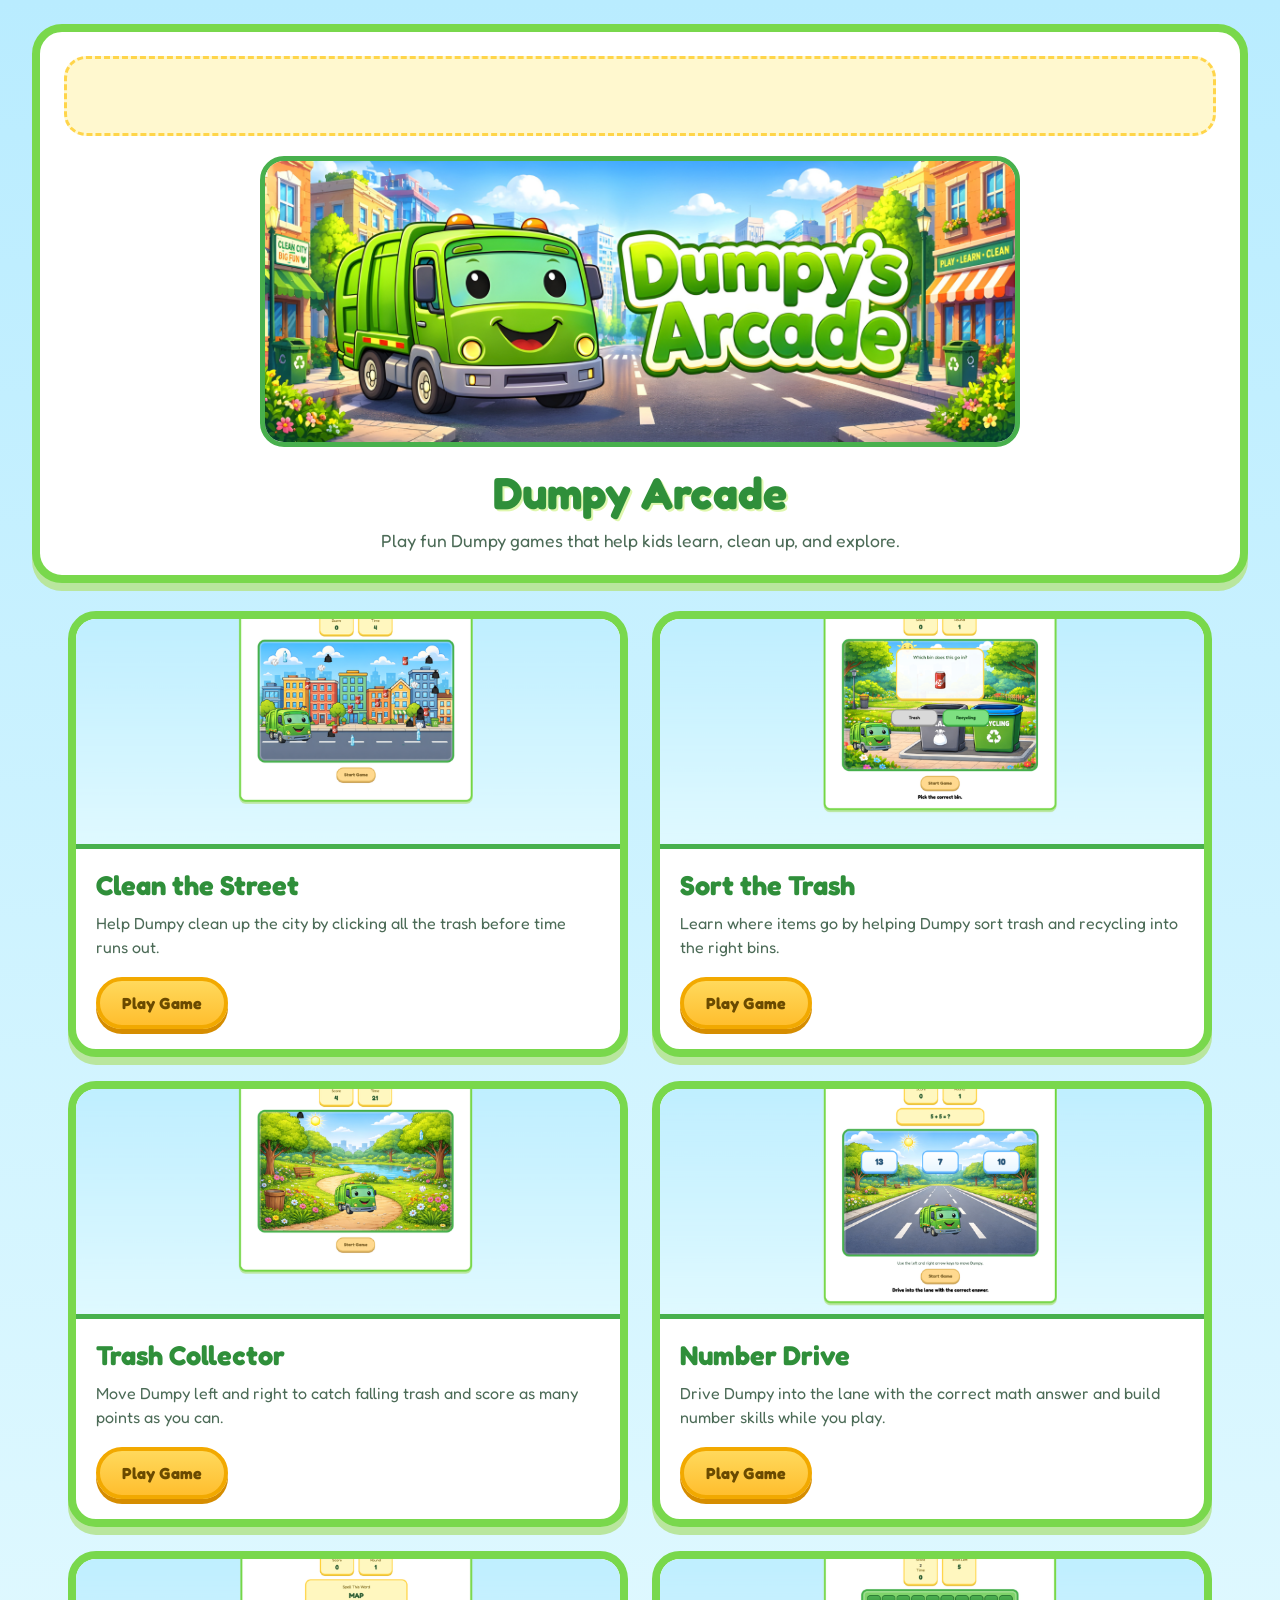
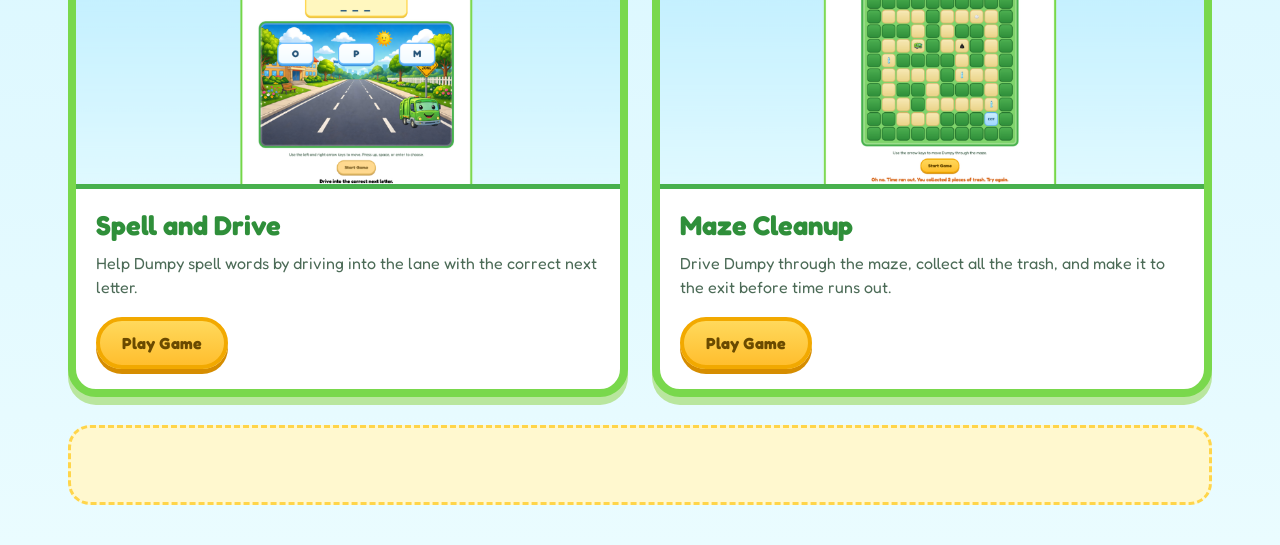
<file: index.html>
<!DOCTYPE html>
<html lang="en">
<head>
  <meta charset="UTF-8" />
  <meta name="viewport" content="width=device-width, initial-scale=1.0" />
  <title>Dumpy Arcade</title>

  <link rel="preconnect" href="https://fonts.googleapis.com" />
  <link rel="preconnect" href="https://fonts.gstatic.com" crossorigin />
  <link
    href="https://fonts.googleapis.com/css2?family=Fredoka:wght@400;500;600;700&display=swap"
    rel="stylesheet"
  />

  <link rel="stylesheet" href="style.css" />
</head>
<body>
  <div class="page-shell">

    <header class="hero">
      <div class="hero-inner">
        <div class="top-ad-slot">
         
        </div>

        <img
          class="hero-image"
          src="images/dumpy-arcade-banner.png"
          alt="Dumpy Arcade Banner"
        />

        <h1>Dumpy Arcade</h1>
        <p class="hero-text">
          Play fun Dumpy games that help kids learn, clean up, and explore.
        </p>
      </div>
    </header>

    <main class="content-area">
      <section class="games-grid">

        <article class="game-card">
          <img
            src="images/clean-the-street-thumb.png"
            alt="Clean the Street game preview"
            class="game-thumb"
          />
          <div class="game-card-content">
            <h2>Clean the Street</h2>
            <p>
              Help Dumpy clean up the city by clicking all the trash before time runs out.
            </p>
            <a class="play-btn" href="clean-the-street/index.html">Play Game</a>
          </div>
        </article>

        <article class="game-card">
          <img
            src="images/sort-the-trash-thumb.png"
            alt="Sort the Trash game preview"
            class="game-thumb"
          />
          <div class="game-card-content">
            <h2>Sort the Trash</h2>
            <p>
              Learn where items go by helping Dumpy sort trash and recycling into the right bins.
            </p>
            <a class="play-btn" href="sort-the-trash/index.html">Play Game</a>
          </div>
        </article>

        <article class="game-card">
          <img
            src="images/trash-collector-thumb.png"
            alt="Trash Collector game preview"
            class="game-thumb"
          />
          <div class="game-card-content">
            <h2>Trash Collector</h2>
            <p>
              Move Dumpy left and right to catch falling trash and score as many points as you can.
            </p>
            <a class="play-btn" href="trash-collector/index.html">Play Game</a>
          </div>
        </article>

        <article class="game-card">
          <img
            src="images/number-drive-thumb.png"
            alt="Number Drive game preview"
            class="game-thumb"
          />
          <div class="game-card-content">
            <h2>Number Drive</h2>
            <p>
              Drive Dumpy into the lane with the correct math answer and build number skills while you play.
            </p>
            <a class="play-btn" href="number-drive/index.html">Play Game</a>
          </div>
        </article>

        <article class="game-card">
          <img
            src="images/spell-and-drive-thumb.png"
            alt="Spell and Drive game preview"
            class="game-thumb"
          />
          <div class="game-card-content">
            <h2>Spell and Drive</h2>
            <p>
              Help Dumpy spell words by driving into the lane with the correct next letter.
            </p>
            <a class="play-btn" href="spell-and-drive/index.html">Play Game</a>
          </div>
        </article>

        <article class="game-card">
          <img
            src="images/maze-cleanup-thumb.png"
            alt="Maze Cleanup game preview"
            class="game-thumb"
          />
          <div class="game-card-content">
            <h2>Maze Cleanup</h2>
            <p>
              Drive Dumpy through the maze, collect all the trash, and make it to the exit before time runs out.
            </p>
            <a class="play-btn" href="maze-cleanup/index.html">Play Game</a>
          </div>
        </article>

      </section>
    </main>

    <footer class="footer-area">
      <div class="bottom-ad-slot">
       
      </div>
    </footer>

  </div>

  <script src="script.js"></script>
</body>
</html>
</file>
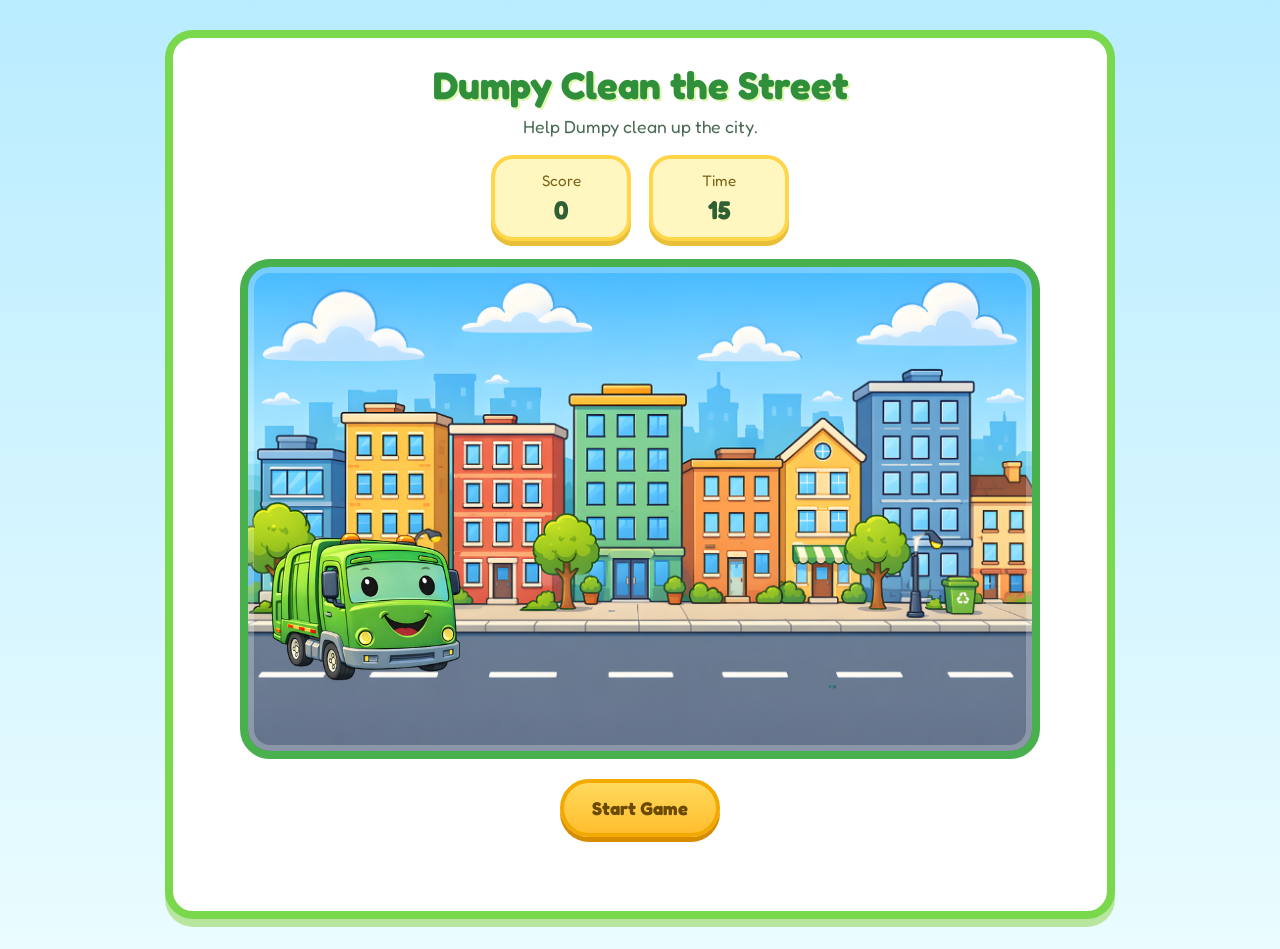
<file: clean-the-street/index.html>
<!DOCTYPE html>
<html lang="en">
<head>
  <meta charset="UTF-8" />
  <meta name="viewport" content="width=device-width, initial-scale=1.0" />
  <title>Dumpy Clean the Street</title>

  <link rel="preconnect" href="https://fonts.googleapis.com" />
  <link rel="preconnect" href="https://fonts.gstatic.com" crossorigin />
  <link
    href="https://fonts.googleapis.com/css2?family=Fredoka:wght@400;500;600;700&display=swap"
    rel="stylesheet"
  />

  <link rel="stylesheet" href="style.css" />
</head>
<body>
  <div class="game-wrapper">
    <h1>Dumpy Clean the Street</h1>
    <p class="subtitle">Help Dumpy clean up the city.</p>

    <div class="info-bar">
      <div class="info-box">
        <span class="info-label">Score</span>
        <span id="score">0</span>
      </div>

      <div class="info-box">
        <span class="info-label">Time</span>
        <span id="timer">15</span>
      </div>
    </div>

    <div id="game-area">
      <img id="dumpy" src="images/Dumpy.png" alt="Dumpy the Garbage Truck" />
    </div>

    <button id="start-btn">Start Game</button>
    <p id="message"></p>
  </div>

  <script src="script.js"></script>
</body>
</html>
</file>
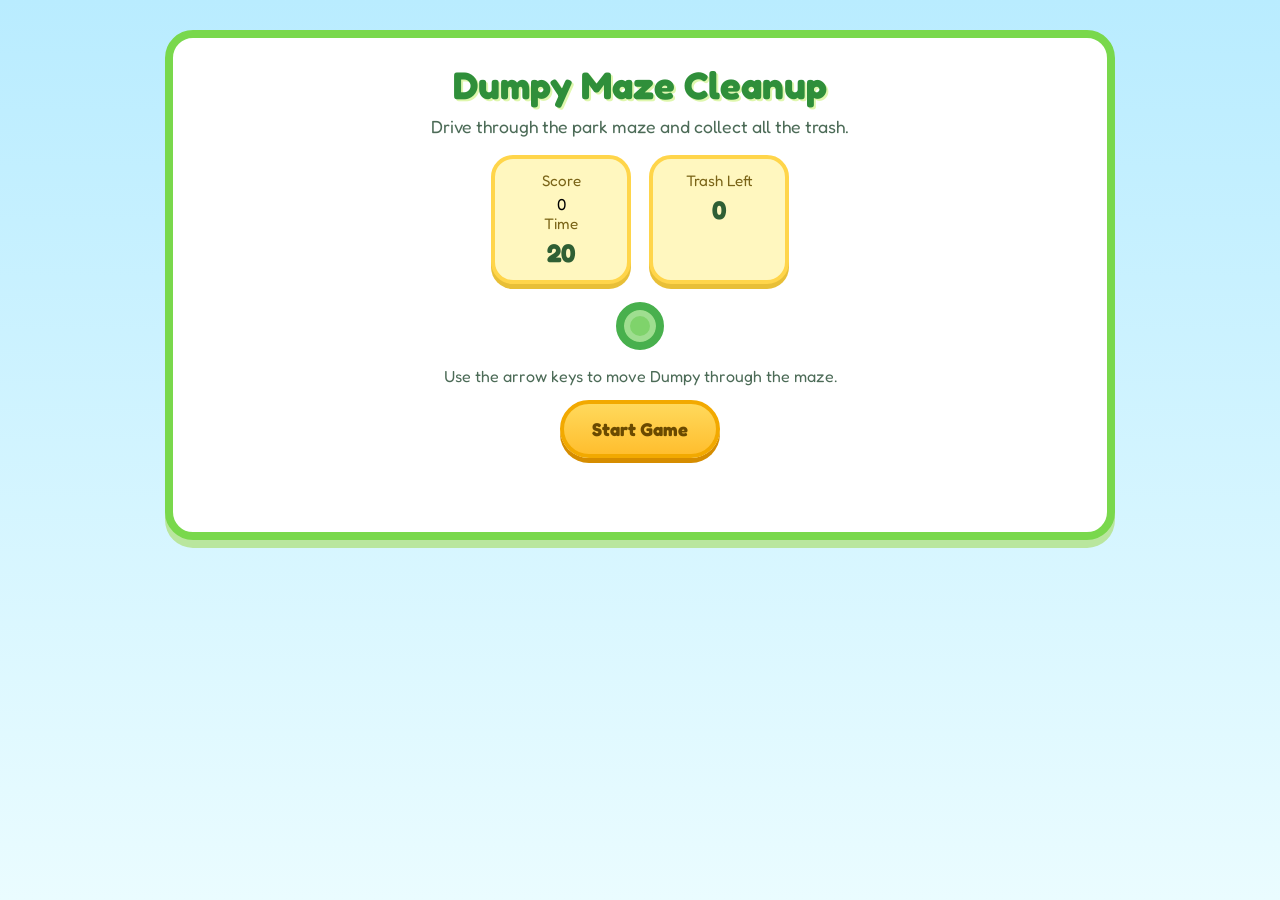
<file: maze-cleanup/index.html>
<!DOCTYPE html>
<html lang="en">
<head>
  <meta charset="UTF-8" />
  <meta name="viewport" content="width=device-width, initial-scale=1.0" />
  <title>Dumpy Maze Cleanup</title>

  <link rel="preconnect" href="https://fonts.googleapis.com" />
  <link rel="preconnect" href="https://fonts.gstatic.com" crossorigin />
  <link
    href="https://fonts.googleapis.com/css2?family=Fredoka:wght@400;500;600;700&display=swap"
    rel="stylesheet"
  />

  <link rel="stylesheet" href="style.css" />
</head>
<body>
  <div class="game-wrapper">
    <h1>Dumpy Maze Cleanup</h1>
    <p class="subtitle">Drive through the park maze and collect all the trash.</p>

    <div class="info-bar">
      <div class="info-box">
        <span class="info-label">Score</span>
        <span id="score">0</span>
          <span class="info-label">Time</span>
  <span id="timer">20</span>
      </div>

      <div class="info-box">
        <span class="info-label">Trash Left</span>
        <span id="trash-left">0</span>
      </div>
    </div>

    <div id="game-area">
      <div id="maze"></div>
    </div>

    <div class="controls-note">
      Use the arrow keys to move Dumpy through the maze.
    </div>

    <button id="start-btn">Start Game</button>
    <p id="message"></p>
  </div>

  <script src="script.js"></script>
</body>
</html>
</file>
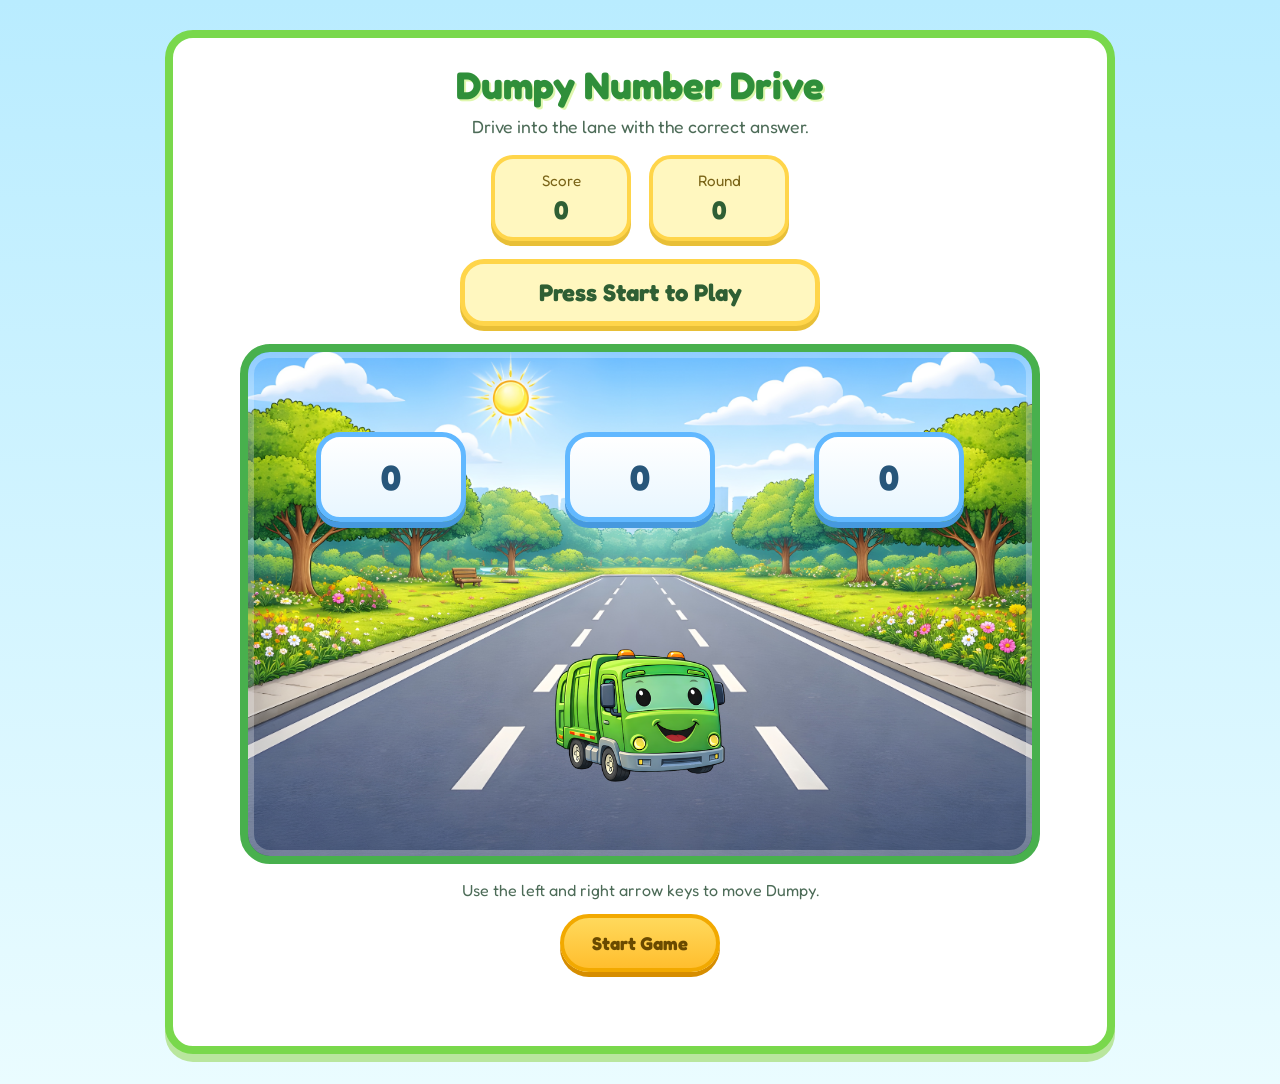
<file: number-drive/index.html>
<!DOCTYPE html>
<html lang="en">
<head>
  <meta charset="UTF-8" />
  <meta name="viewport" content="width=device-width, initial-scale=1.0" />
  <title>Dumpy Number Drive</title>

  <link rel="preconnect" href="https://fonts.googleapis.com" />
  <link rel="preconnect" href="https://fonts.gstatic.com" crossorigin />
  <link
    href="https://fonts.googleapis.com/css2?family=Fredoka:wght@400;500;600;700&display=swap"
    rel="stylesheet"
  />

  <link rel="stylesheet" href="style.css" />
</head>
<body>
  <div class="game-wrapper">
    <h1>Dumpy Number Drive</h1>
    <p class="subtitle">Drive into the lane with the correct answer.</p>

    <div class="info-bar">
      <div class="info-box">
        <span class="info-label">Score</span>
        <span id="score">0</span>
      </div>

      <div class="info-box">
        <span class="info-label">Round</span>
        <span id="round">0</span>
      </div>
    </div>

    <div class="question-box">
      <span id="question-text">Press Start to Play</span>
    </div>

    <div id="game-area">
      <div id="answers-row">
        <div class="answer-lane" data-lane="0">
          <div class="answer-box" id="answer-0">0</div>
        </div>

        <div class="answer-lane" data-lane="1">
          <div class="answer-box" id="answer-1">0</div>
        </div>

        <div class="answer-lane" data-lane="2">
          <div class="answer-box" id="answer-2">0</div>
        </div>
      </div>

      <img id="dumpy" src="/images/Dumpy.png" alt="Dumpy the Garbage Truck" />
    </div>

    <div class="controls-note">
      Use the left and right arrow keys to move Dumpy.
    </div>

    <button id="start-btn">Start Game</button>
    <p id="message"></p>
  </div>

  <script src="script.js"></script>
</body>
</html>
</file>
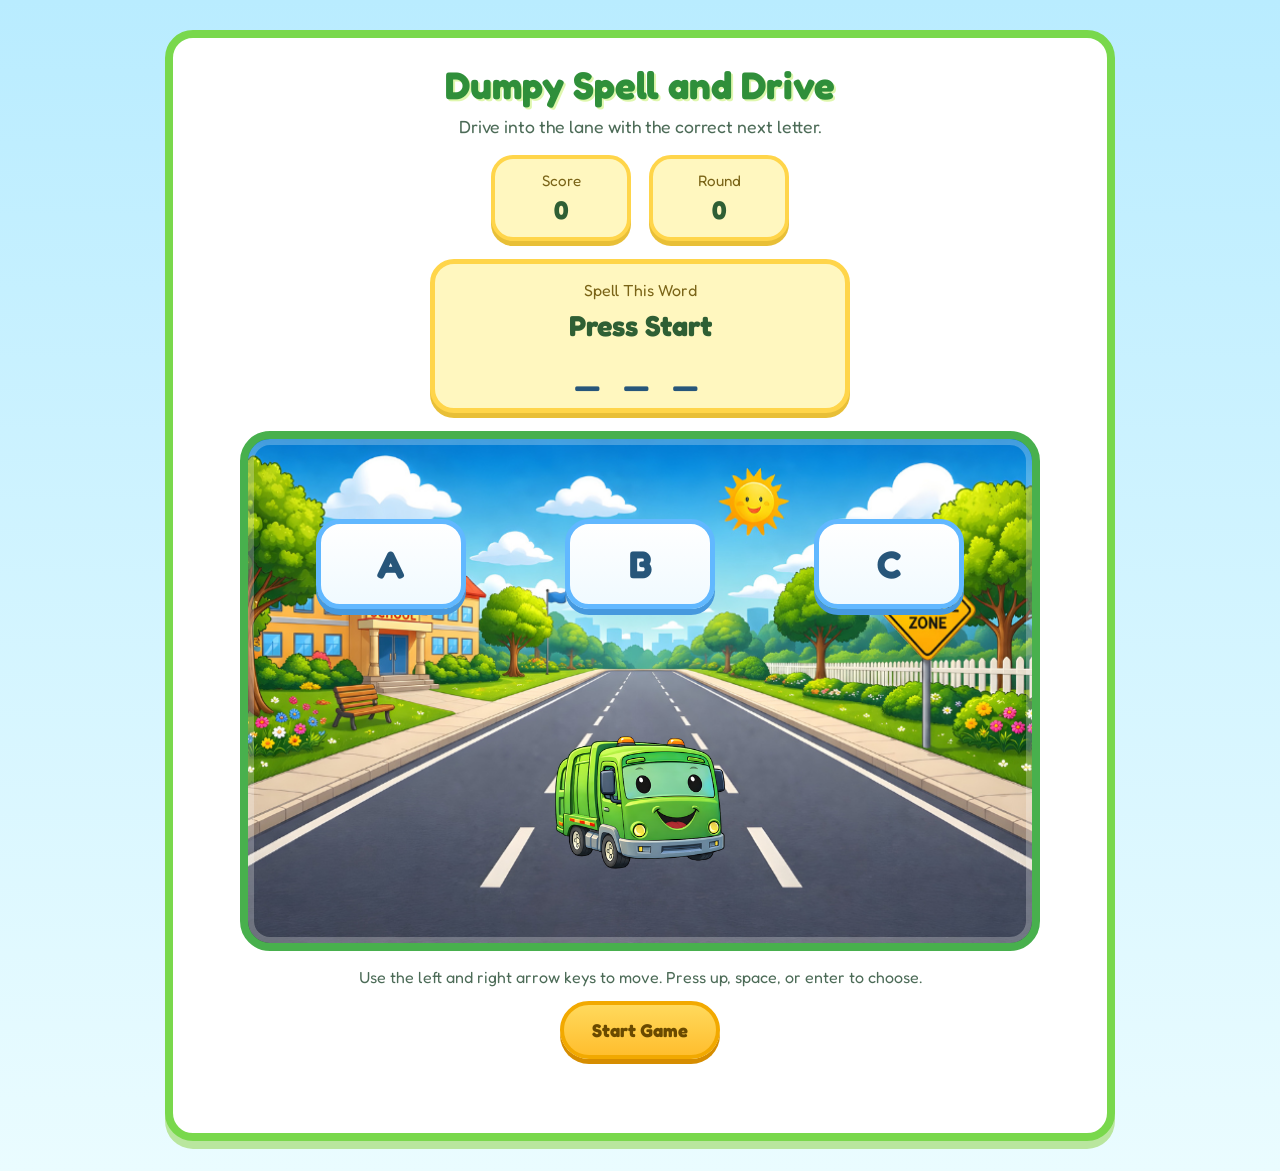
<file: spell-and-drive/index.html>
<!DOCTYPE html>
<html lang="en">
<head>
  <meta charset="UTF-8" />
  <meta name="viewport" content="width=device-width, initial-scale=1.0" />
  <title>Dumpy Spell and Drive</title>

  <link rel="preconnect" href="https://fonts.googleapis.com" />
  <link rel="preconnect" href="https://fonts.gstatic.com" crossorigin />
  <link
    href="https://fonts.googleapis.com/css2?family=Fredoka:wght@400;500;600;700&display=swap"
    rel="stylesheet"
  />

  <link rel="stylesheet" href="style.css" />
</head>
<body>
  <div class="game-wrapper">
    <h1>Dumpy Spell and Drive</h1>
    <p class="subtitle">Drive into the lane with the correct next letter.</p>

    <div class="info-bar">
      <div class="info-box">
        <span class="info-label">Score</span>
        <span id="score">0</span>
      </div>

      <div class="info-box">
        <span class="info-label">Round</span>
        <span id="round">0</span>
      </div>
    </div>

    <div class="word-panel">
      <div class="word-label">Spell This Word</div>
      <div id="target-word">Press Start</div>
      <div id="word-progress">_ _ _</div>
    </div>

    <div id="game-area">
      <div id="letters-row">
        <div class="letter-lane" data-lane="0">
          <div class="letter-box" id="letter-0">A</div>
        </div>

        <div class="letter-lane" data-lane="1">
          <div class="letter-box" id="letter-1">B</div>
        </div>

        <div class="letter-lane" data-lane="2">
          <div class="letter-box" id="letter-2">C</div>
        </div>
      </div>

      <img id="dumpy" src="/images/Dumpy.png" alt="Dumpy the Garbage Truck" />
    </div>

    <div class="controls-note">
      Use the left and right arrow keys to move. Press up, space, or enter to choose.
    </div>

    <button id="start-btn">Start Game</button>
    <p id="message"></p>
  </div>

  <script src="script.js"></script>
</body>
</html>
</file>
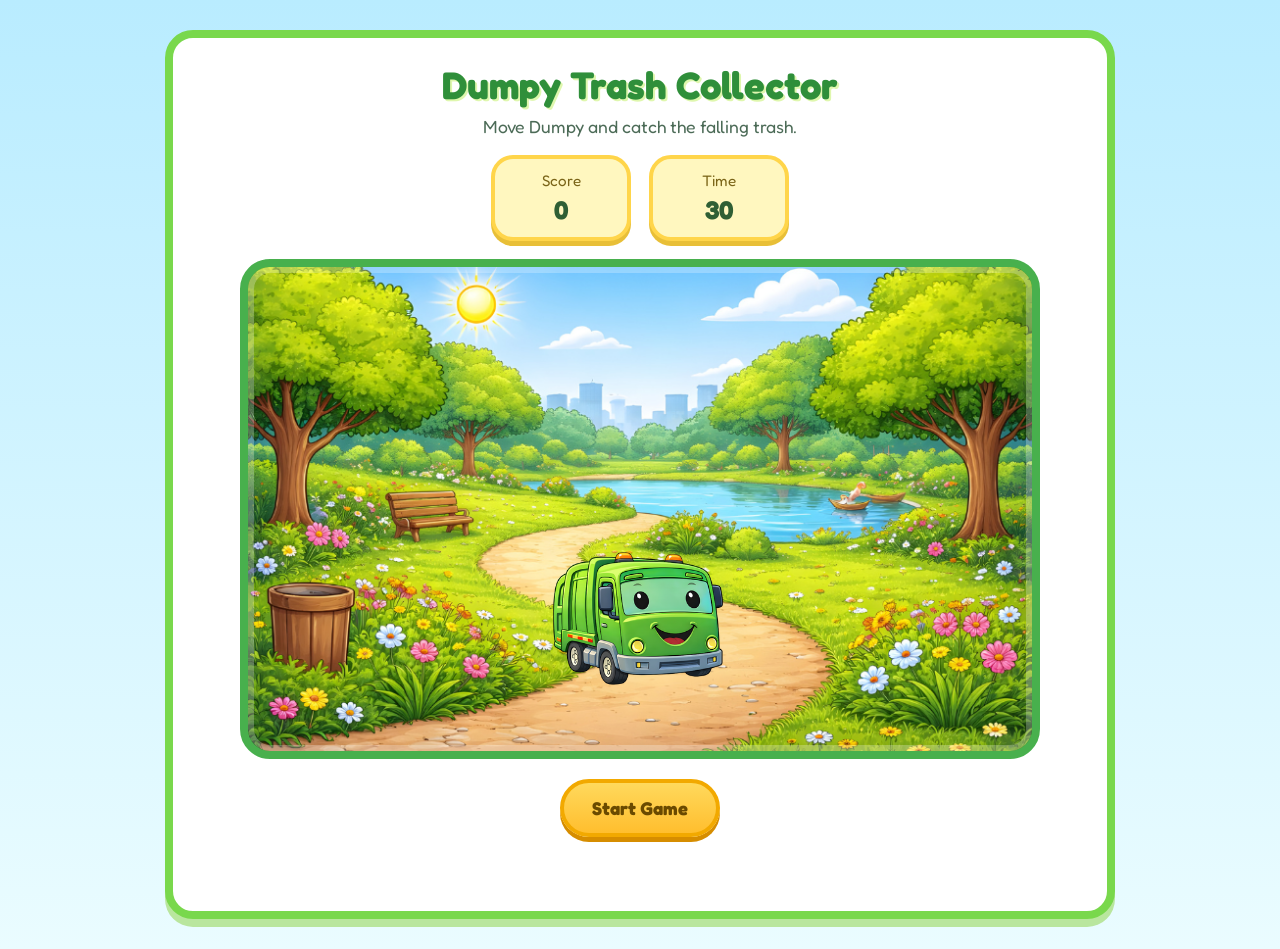
<file: trash-collector/index.html>
<!DOCTYPE html>
<html lang="en">
<head>
  <meta charset="UTF-8" />
  <meta name="viewport" content="width=device-width, initial-scale=1.0" />
  <title>Dumpy Trash Collector</title>

  <link rel="preconnect" href="https://fonts.googleapis.com" />
  <link rel="preconnect" href="https://fonts.gstatic.com" crossorigin />
  <link
    href="https://fonts.googleapis.com/css2?family=Fredoka:wght@400;500;600;700&display=swap"
    rel="stylesheet"
  />

  <link rel="stylesheet" href="style.css" />
</head>
<body>
  <div class="game-wrapper">
    <h1>Dumpy Trash Collector</h1>
    <p class="subtitle">Move Dumpy and catch the falling trash.</p>

    <div class="info-bar">
      <div class="info-box">
        <span class="info-label">Score</span>
        <span id="score">0</span>
      </div>

      <div class="info-box">
        <span class="info-label">Time</span>
        <span id="timer">30</span>
      </div>
    </div>

    <div id="game-area">
      <img id="dumpy" src="/trash-collector/images/Dumpy.png" alt="Dumpy the Garbage Truck" />
    </div>

    <button id="start-btn">Start Game</button>
    <p id="message"></p>
  </div>

  <script src="script.js"></script>
</body>
</html>
</file>
<file: style.css>
* {
  box-sizing: border-box;
  margin: 0;
  padding: 0;
}

body {
  font-family: "Fredoka", Arial, sans-serif;
  background: linear-gradient(to bottom, #b9ecff, #eafcff);
  color: #2f5f34;
  min-height: 100vh;
}

.page-shell {
  width: 100%;
  max-width: 1400px;
  margin: 0 auto;
  padding: 24px 32px 40px;
}

.hero {
  margin-bottom: 28px;
}

.hero-inner {
  background: #ffffff;
  border: 8px solid #79d84c;
  border-radius: 30px;
  box-shadow: 0 8px 0 #b9e69e;
  padding: 24px;
  text-align: center;
}

.top-ad-slot,
.bottom-ad-slot {
  width: 100%;
  min-height: 80px;
  border: 3px dashed #ffd54a;
  border-radius: 22px;
  background: #fff8cf;
  display: flex;
  align-items: center;
  justify-content: center;
  color: #8a6b14;
  font-size: 1rem;
  font-weight: 600;
}

.top-ad-slot {
  margin-bottom: 20px;
}

.bottom-ad-slot {
  margin-top: 28px;
}

.hero-image {
  width: 100%;
  max-width: 760px;
  height: auto;
  border-radius: 24px;
  border: 5px solid #48b04d;
  margin: 0 auto 18px;
  display: block;
  background: #dff6ff;
}

h1 {
  font-size: 2.8rem;
  color: #2f8f3a;
  text-shadow: 2px 2px 0 #dff7ae;
  margin-bottom: 10px;
}

.hero-text {
  max-width: 720px;
  margin: 0 auto;
  font-size: 1.1rem;
  color: #4c6b57;
}

.content-area {
  padding-left: 36px;
  padding-right: 36px;
}

.games-grid {
  display: grid;
  grid-template-columns: repeat(2, minmax(280px, 1fr));
  gap: 24px;
}

.game-card {
  background: #ffffff;
  border: 8px solid #79d84c;
  border-radius: 28px;
  overflow: hidden;
  box-shadow: 0 8px 0 #b9e69e;
  display: flex;
  flex-direction: column;
}

.game-thumb {
  width: 100%;
  height: 230px;
  object-fit: cover;
  background: #dff6ff;
  border-bottom: 5px solid #48b04d;
}

.game-card-content {
  padding: 20px;
  display: flex;
  flex-direction: column;
  flex-grow: 1;
}

.game-card h2 {
  font-size: 1.7rem;
  color: #2f8f3a;
  margin-bottom: 10px;
}

.game-card p {
  font-size: 1rem;
  line-height: 1.5;
  color: #4c6b57;
  margin-bottom: 18px;
  flex-grow: 1;
}

.play-btn {
  display: inline-block;
  align-self: flex-start;
  text-decoration: none;
  background: linear-gradient(to bottom, #ffd95c, #ffbe2e);
  color: #6a4a00;
  border: 4px solid #f2a900;
  border-radius: 999px;
  padding: 12px 22px;
  font-size: 1rem;
  font-weight: 700;
  box-shadow: 0 5px 0 #d68d00;
  transition: transform 0.1s ease;
}

.play-btn:hover {
  transform: translateY(-2px);
}

.play-btn:active {
  transform: translateY(1px);
}

.footer-area {
  padding-left: 36px;
  padding-right: 36px;
}

@media (max-width: 1100px) {
  .content-area,
  .footer-area {
    padding-left: 12px;
    padding-right: 12px;
  }

  .games-grid {
    grid-template-columns: 1fr;
  }
}

@media (max-width: 700px) {
  .page-shell {
    padding: 18px 14px 30px;
  }

  .hero-inner {
    padding: 18px;
  }

  h1 {
    font-size: 2.2rem;
  }

  .hero-text {
    font-size: 1rem;
  }

  .game-thumb {
    height: 190px;
  }

  .game-card h2 {
    font-size: 1.45rem;
  }

  .top-ad-slot,
  .bottom-ad-slot {
    min-height: 70px;
    font-size: 0.95rem;
  }
}
</file>
<file: clean-the-street/style.css>
* {
  box-sizing: border-box;
  margin: 0;
  padding: 0;
}

body {
  font-family: "Fredoka", Arial, sans-serif;
  background: linear-gradient(to bottom, #b9ecff, #eafcff);
  display: flex;
  justify-content: center;
  align-items: flex-start;
  min-height: 100vh;
  padding: 30px 15px;
}

.game-wrapper {
  width: 100%;
  max-width: 950px;
  text-align: center;
  background: #ffffff;
  border: 8px solid #79d84c;
  border-radius: 28px;
  padding: 24px;
  box-shadow: 0 8px 0 #b9e69e;
}

h1 {
  font-size: 2.4rem;
  color: #2f8f3a;
  margin-bottom: 8px;
  text-shadow: 2px 2px 0 #dff7ae;
}

.subtitle {
  font-size: 1.1rem;
  color: #4c6b57;
  margin-bottom: 18px;
}

.info-bar {
  display: flex;
  justify-content: center;
  gap: 18px;
  flex-wrap: wrap;
  margin-bottom: 18px;
}

.info-box {
  min-width: 140px;
  background: #fff7bf;
  border: 4px solid #ffd54a;
  border-radius: 22px;
  padding: 12px 20px;
  box-shadow: 0 5px 0 #e8bf37;
  display: flex;
  flex-direction: column;
  align-items: center;
}

.info-label {
  font-size: 0.95rem;
  color: #7a6417;
  margin-bottom: 4px;
}

.info-box span:last-child {
  font-size: 1.6rem;
  font-weight: 700;
  color: #2f5f34;
}

#game-area {
  position: relative;
  width: 800px;
  max-width: 100%;
  height: 500px;
  margin: 0 auto 20px;
  border: 8px solid #48b04d;
  border-radius: 30px;
  overflow: hidden;
  background-color: #cfefff;
  background-image: url("images/background.png");
  background-size: cover;
  background-position: center;
  box-shadow: inset 0 0 0 6px rgba(255, 255, 255, 0.25);
}

#dumpy {
  position: absolute;
  bottom: 8px;
  left: 18px;
  width: 200px;
  max-width: 32%;
  user-select: none;
  pointer-events: none;
}

.trash-item {
  position: absolute;
  width: 60px;
  height: 60px;
  object-fit: contain;
  cursor: pointer;
  transition: transform 0.15s ease;
}

.trash-item:hover {
  transform: scale(1.12) rotate(4deg);
}

#start-btn {
  background: linear-gradient(to bottom, #ffd95c, #ffbe2e);
  color: #6a4a00;
  border: 4px solid #f2a900;
  padding: 14px 28px;
  font-size: 1.15rem;
  font-family: "Fredoka", Arial, sans-serif;
  font-weight: 700;
  border-radius: 999px;
  cursor: pointer;
  box-shadow: 0 5px 0 #d68d00;
  transition: transform 0.1s ease;
}

#start-btn:hover {
  transform: translateY(-2px);
}

#start-btn:active {
  transform: translateY(1px);
}

#start-btn:disabled {
  background: #ffd98f;
  border-color: #e5bb63;
  color: #8b6d32;
  box-shadow: 0 5px 0 #c9a25a;
  cursor: not-allowed;
}

#message {
  margin-top: 16px;
  font-size: 1.25rem;
  font-weight: 700;
  min-height: 34px;
}

.message-win {
  color: #248a3d;
}

.message-lose {
  color: #d86b1f;
}

@media (max-width: 700px) {
  h1 {
    font-size: 2rem;
  }

  .subtitle {
    font-size: 1rem;
  }

  #game-area {
    height: 420px;
  }

  #dumpy {
    width: 170px;
  }

  .trash-item {
    width: 52px;
    height: 52px;
  }
}
</file>
<file: maze-cleanup/style.css>
* {
  box-sizing: border-box;
  margin: 0;
  padding: 0;
}

body {
  font-family: "Fredoka", Arial, sans-serif;
  background: linear-gradient(to bottom, #b9ecff, #eafcff);
  display: flex;
  justify-content: center;
  align-items: flex-start;
  min-height: 100vh;
  padding: 30px 15px;
}

.game-wrapper {
  width: 100%;
  max-width: 950px;
  text-align: center;
  background: #ffffff;
  border: 8px solid #79d84c;
  border-radius: 28px;
  padding: 24px;
  box-shadow: 0 8px 0 #b9e69e;
}

h1 {
  font-size: 2.4rem;
  color: #2f8f3a;
  margin-bottom: 8px;
  text-shadow: 2px 2px 0 #dff7ae;
}

.subtitle {
  font-size: 1.1rem;
  color: #4c6b57;
  margin-bottom: 18px;
}

.info-bar {
  display: flex;
  justify-content: center;
  gap: 18px;
  flex-wrap: wrap;
  margin-bottom: 18px;
}

.info-box {
  min-width: 140px;
  background: #fff7bf;
  border: 4px solid #ffd54a;
  border-radius: 22px;
  padding: 12px 20px;
  box-shadow: 0 5px 0 #e8bf37;
  display: flex;
  flex-direction: column;
  align-items: center;
}

.info-label {
  font-size: 0.95rem;
  color: #7a6417;
  margin-bottom: 4px;
}

.info-box span:last-child {
  font-size: 1.6rem;
  font-weight: 700;
  color: #2f5f34;
}

#game-area {
  width: 100%;
  overflow-x: auto;
  margin-bottom: 16px;
}

#maze {
  width: fit-content;
  margin: 0 auto;
  display: grid;
  gap: 4px;
  background: #7fd36b;
  border: 8px solid #48b04d;
  border-radius: 24px;
  padding: 16px;
  box-shadow: inset 0 0 0 6px rgba(255, 255, 255, 0.25);
}

.message-lose {
  color: #d86b1f;
}

.tile {
  width: 56px;
  height: 56px;
  border-radius: 14px;
  display: flex;
  justify-content: center;
  align-items: center;
  position: relative;
}

.tile.wall {
  background: linear-gradient(to bottom, #4caf50, #2f8f3a);
  border: 3px solid #27752f;
}

.tile.path {
  background: linear-gradient(to bottom, #f7e9b5, #ead489);
  border: 3px solid #d5b96b;
}

.tile.trash::after {
  content: "";
  width: 34px;
  height: 34px;
  background-size: contain;
  background-repeat: no-repeat;
  background-position: center;
  display: block;
}

.tile.trash.can::after {
  background-image: url("/images/can.png");
}

.tile.trash.bottle::after {
  background-image: url("/images/bottle.png");
}

.tile.trash.paper::after {
  background-image: url("/images/paper.png");
}

.tile.trash.trashbag::after {
  background-image: url("/images/trashbag.png");
}

.tile.dumpy {
  background: linear-gradient(to bottom, #f7e9b5, #ead489);
  border: 3px solid #d5b96b;
}

.tile.dumpy::before {
  content: "";
  width: 46px;
  height: 46px;
  background-image: url("/images/Dumpy.png");
  background-size: contain;
  background-repeat: no-repeat;
  background-position: center;
  display: block;
}

.tile.exit {
  background: linear-gradient(to bottom, #cdeeff, #9fd6ff);
  border: 3px solid #5aaee6;
  position: relative;
}

.tile.exit::after {
  content: "EXIT";
  font-size: 0.8rem;
  font-weight: 700;
  color: #1f5c84;
}

.controls-note {
  margin-bottom: 14px;
  font-size: 1rem;
  color: #4c6b57;
}

#start-btn {
  background: linear-gradient(to bottom, #ffd95c, #ffbe2e);
  color: #6a4a00;
  border: 4px solid #f2a900;
  padding: 14px 28px;
  font-size: 1.15rem;
  font-family: "Fredoka", Arial, sans-serif;
  font-weight: 700;
  border-radius: 999px;
  cursor: pointer;
  box-shadow: 0 5px 0 #d68d00;
  transition: transform 0.1s ease;
}

#start-btn:hover {
  transform: translateY(-2px);
}

#start-btn:active {
  transform: translateY(1px);
}

#start-btn:disabled {
  background: #ffd98f;
  border-color: #e5bb63;
  color: #8b6d32;
  box-shadow: 0 5px 0 #c9a25a;
  cursor: not-allowed;
}

#message {
  margin-top: 16px;
  font-size: 1.25rem;
  font-weight: 700;
  min-height: 34px;
}

.message-win {
  color: #248a3d;
}

.message-info {
  color: #2f5f34;
}

@media (max-width: 700px) {
  h1 {
    font-size: 2rem;
  }

  .subtitle {
    font-size: 1rem;
  }

  .tile {
    width: 46px;
    height: 46px;
  }

  .tile.trash::after {
    width: 28px;
    height: 28px;
  }

  .tile.dumpy::before {
    width: 38px;
    height: 38px;
  }

  .tile.exit::after {
  font-size: 0.65rem;
}
}
</file>
<file: number-drive/style.css>
* {
  box-sizing: border-box;
  margin: 0;
  padding: 0;
}

body {
  font-family: "Fredoka", Arial, sans-serif;
  background: linear-gradient(to bottom, #b9ecff, #eafcff);
  display: flex;
  justify-content: center;
  align-items: flex-start;
  min-height: 100vh;
  padding: 30px 15px;
}

.game-wrapper {
  width: 100%;
  max-width: 950px;
  text-align: center;
  background: #ffffff;
  border: 8px solid #79d84c;
  border-radius: 28px;
  padding: 24px;
  box-shadow: 0 8px 0 #b9e69e;
}

h1 {
  font-size: 2.4rem;
  color: #2f8f3a;
  margin-bottom: 8px;
  text-shadow: 2px 2px 0 #dff7ae;
}

.subtitle {
  font-size: 1.1rem;
  color: #4c6b57;
  margin-bottom: 18px;
}

.info-bar {
  display: flex;
  justify-content: center;
  gap: 18px;
  flex-wrap: wrap;
  margin-bottom: 18px;
}

.info-box {
  min-width: 140px;
  background: #fff7bf;
  border: 4px solid #ffd54a;
  border-radius: 22px;
  padding: 12px 20px;
  box-shadow: 0 5px 0 #e8bf37;
  display: flex;
  flex-direction: column;
  align-items: center;
}

.info-label {
  font-size: 0.95rem;
  color: #7a6417;
  margin-bottom: 4px;
}

.info-box span:last-child {
  font-size: 1.6rem;
  font-weight: 700;
  color: #2f5f34;
}

.question-box {
  max-width: 360px;
  margin: 0 auto 18px;
  background: #fff7bf;
  border: 5px solid #ffd54a;
  border-radius: 24px;
  padding: 14px 20px;
  box-shadow: 0 5px 0 #e8bf37;
  font-size: 1.5rem;
  color: #2f5f34;
  font-weight: 700;
}

#game-area {
  position: relative;
  width: 800px;
  max-width: 100%;
  height: 520px;
  margin: 0 auto 16px;
  border: 8px solid #48b04d;
  border-radius: 30px;
  overflow: hidden;
  background-color: #cfefff;
  background-image: url("images/background.png");
  background-size: cover;
  background-position: center;
  box-shadow: inset 0 0 0 6px rgba(255, 255, 255, 0.25);
}

#answers-row {
  position: absolute;
  top: 80px;
  left: 0;
  width: 100%;
  display: flex;
  justify-content: space-between;
  padding: 0 36px;
}

.answer-lane {
  width: 30%;
  display: flex;
  justify-content: center;
}

.answer-box {
  width: 150px;
  min-height: 90px;
  background: linear-gradient(to bottom, #ffffff, #e8f6ff);
  border: 5px solid #61b8ff;
  border-radius: 24px;
  box-shadow: 0 6px 0 #4699de;
  display: flex;
  justify-content: center;
  align-items: center;
  font-size: 2.2rem;
  font-weight: 700;
  color: #27567a;
}

.answer-box.correct-highlight {
  background: #c8ffbf;
  border-color: #59c94d;
  box-shadow: 0 6px 0 #3e9e36;
  color: #24611f;
}

.answer-box.wrong-highlight {
  background: #ffd0c6;
  border-color: #f27f64;
  box-shadow: 0 6px 0 #d8654c;
  color: #8a2f20;
}

#dumpy {
  position: absolute;
  bottom: 18px;
  left: 50%;
  transform: translateX(-50%);
  width: 180px;
  user-select: none;
  pointer-events: none;
  transition: left 0.18s ease;
}

.controls-note {
  margin-bottom: 14px;
  font-size: 1rem;
  color: #4c6b57;
}

#start-btn {
  background: linear-gradient(to bottom, #ffd95c, #ffbe2e);
  color: #6a4a00;
  border: 4px solid #f2a900;
  padding: 14px 28px;
  font-size: 1.15rem;
  font-family: "Fredoka", Arial, sans-serif;
  font-weight: 700;
  border-radius: 999px;
  cursor: pointer;
  box-shadow: 0 5px 0 #d68d00;
  transition: transform 0.1s ease;
}

#start-btn:hover {
  transform: translateY(-2px);
}

#start-btn:active {
  transform: translateY(1px);
}

#start-btn:disabled {
  background: #ffd98f;
  border-color: #e5bb63;
  color: #8b6d32;
  box-shadow: 0 5px 0 #c9a25a;
  cursor: not-allowed;
}

#message {
  margin-top: 16px;
  font-size: 1.25rem;
  font-weight: 700;
  min-height: 34px;
}

.message-correct {
  color: #248a3d;
}

.message-wrong {
  color: #d86b1f;
}

.message-win {
  color: #248a3d;
}

.message-lose {
  color: #d86b1f;
}

@media (max-width: 700px) {
  h1 {
    font-size: 2rem;
  }

  .subtitle {
    font-size: 1rem;
  }

  .question-box {
    font-size: 1.25rem;
  }

  #game-area {
    height: 460px;
  }

  #answers-row {
    top: 70px;
    padding: 0 12px;
  }

  .answer-box {
    width: 100px;
    min-height: 75px;
    font-size: 1.6rem;
  }

  #dumpy {
    width: 145px;
  }
}
</file>
<file: spell-and-drive/style.css>
* {
  box-sizing: border-box;
  margin: 0;
  padding: 0;
}

body {
  font-family: "Fredoka", Arial, sans-serif;
  background: linear-gradient(to bottom, #b9ecff, #eafcff);
  display: flex;
  justify-content: center;
  align-items: flex-start;
  min-height: 100vh;
  padding: 30px 15px;
}

.game-wrapper {
  width: 100%;
  max-width: 950px;
  text-align: center;
  background: #ffffff;
  border: 8px solid #79d84c;
  border-radius: 28px;
  padding: 24px;
  box-shadow: 0 8px 0 #b9e69e;
}

h1 {
  font-size: 2.4rem;
  color: #2f8f3a;
  margin-bottom: 8px;
  text-shadow: 2px 2px 0 #dff7ae;
}

.subtitle {
  font-size: 1.1rem;
  color: #4c6b57;
  margin-bottom: 18px;
}

.info-bar {
  display: flex;
  justify-content: center;
  gap: 18px;
  flex-wrap: wrap;
  margin-bottom: 18px;
}

.info-box {
  min-width: 140px;
  background: #fff7bf;
  border: 4px solid #ffd54a;
  border-radius: 22px;
  padding: 12px 20px;
  box-shadow: 0 5px 0 #e8bf37;
  display: flex;
  flex-direction: column;
  align-items: center;
}

.info-label {
  font-size: 0.95rem;
  color: #7a6417;
  margin-bottom: 4px;
}

.info-box span:last-child {
  font-size: 1.6rem;
  font-weight: 700;
  color: #2f5f34;
}

.word-panel {
  max-width: 420px;
  margin: 0 auto 18px;
  background: #fff7bf;
  border: 5px solid #ffd54a;
  border-radius: 24px;
  padding: 16px 20px;
  box-shadow: 0 5px 0 #e8bf37;
}

.word-label {
  font-size: 1rem;
  color: #7a6417;
  margin-bottom: 8px;
}

#target-word {
  font-size: 1.8rem;
  font-weight: 700;
  color: #2f5f34;
  margin-bottom: 10px;
}

#word-progress {
  font-size: 2rem;
  font-weight: 700;
  color: #27567a;
  letter-spacing: 8px;
}

#game-area {
  position: relative;
  width: 800px;
  max-width: 100%;
  height: 520px;
  margin: 0 auto 16px;
  border: 8px solid #48b04d;
  border-radius: 30px;
  overflow: hidden;
  background-color: #cfefff;
  background-image: url("images/background.png");
  background-size: cover;
  background-position: center;
  box-shadow: inset 0 0 0 6px rgba(255, 255, 255, 0.25);
}

#letters-row {
  position: absolute;
  top: 80px;
  left: 0;
  width: 100%;
  display: flex;
  justify-content: space-between;
  padding: 0 36px;
}

.letter-lane {
  width: 30%;
  display: flex;
  justify-content: center;
}

.letter-box {
  width: 150px;
  min-height: 90px;
  background: linear-gradient(to bottom, #ffffff, #f0faff);
  border: 5px solid #61b8ff;
  border-radius: 24px;
  box-shadow: 0 6px 0 #4699de;
  display: flex;
  justify-content: center;
  align-items: center;
  font-size: 2.4rem;
  font-weight: 700;
  color: #27567a;
  text-transform: uppercase;
}

.letter-box.correct-highlight {
  background: #c8ffbf;
  border-color: #59c94d;
  box-shadow: 0 6px 0 #3e9e36;
  color: #24611f;
}

.letter-box.wrong-highlight {
  background: #ffd0c6;
  border-color: #f27f64;
  box-shadow: 0 6px 0 #d8654c;
  color: #8a2f20;
}

#dumpy {
  position: absolute;
  bottom: 18px;
  left: 50%;
  transform: translateX(-50%);
  width: 180px;
  user-select: none;
  pointer-events: none;
  transition: left 0.18s ease;
}

.controls-note {
  margin-bottom: 14px;
  font-size: 1rem;
  color: #4c6b57;
}

#start-btn {
  background: linear-gradient(to bottom, #ffd95c, #ffbe2e);
  color: #6a4a00;
  border: 4px solid #f2a900;
  padding: 14px 28px;
  font-size: 1.15rem;
  font-family: "Fredoka", Arial, sans-serif;
  font-weight: 700;
  border-radius: 999px;
  cursor: pointer;
  box-shadow: 0 5px 0 #d68d00;
  transition: transform 0.1s ease;
}

#start-btn:hover {
  transform: translateY(-2px);
}

#start-btn:active {
  transform: translateY(1px);
}

#start-btn:disabled {
  background: #ffd98f;
  border-color: #e5bb63;
  color: #8b6d32;
  box-shadow: 0 5px 0 #c9a25a;
  cursor: not-allowed;
}

#message {
  margin-top: 16px;
  font-size: 1.25rem;
  font-weight: 700;
  min-height: 34px;
}

.message-correct {
  color: #248a3d;
}

.message-wrong {
  color: #d86b1f;
}

.message-win {
  color: #248a3d;
}

.message-lose {
  color: #d86b1f;
}

@media (max-width: 700px) {
  h1 {
    font-size: 2rem;
  }

  .subtitle {
    font-size: 1rem;
  }

  #target-word {
    font-size: 1.5rem;
  }

  #word-progress {
    font-size: 1.6rem;
    letter-spacing: 5px;
  }

  #game-area {
    height: 460px;
  }

  #letters-row {
    top: 70px;
    padding: 0 12px;
  }

  .letter-box {
    width: 100px;
    min-height: 75px;
    font-size: 1.8rem;
  }

  #dumpy {
    width: 145px;
  }
}
</file>
<file: trash-collector/style.css>
* {
  box-sizing: border-box;
  margin: 0;
  padding: 0;
}

body {
  font-family: "Fredoka", Arial, sans-serif;
  background: linear-gradient(to bottom, #b9ecff, #eafcff);
  display: flex;
  justify-content: center;
  align-items: flex-start;
  min-height: 100vh;
  padding: 30px 15px;
}

.game-wrapper {
  width: 100%;
  max-width: 950px;
  text-align: center;
  background: #ffffff;
  border: 8px solid #79d84c;
  border-radius: 28px;
  padding: 24px;
  box-shadow: 0 8px 0 #b9e69e;
}

h1 {
  font-size: 2.4rem;
  color: #2f8f3a;
  margin-bottom: 8px;
  text-shadow: 2px 2px 0 #dff7ae;
}

.subtitle {
  font-size: 1.1rem;
  color: #4c6b57;
  margin-bottom: 18px;
}

.info-bar {
  display: flex;
  justify-content: center;
  gap: 18px;
  flex-wrap: wrap;
  margin-bottom: 18px;
}

.info-box {
  min-width: 140px;
  background: #fff7bf;
  border: 4px solid #ffd54a;
  border-radius: 22px;
  padding: 12px 20px;
  box-shadow: 0 5px 0 #e8bf37;
  display: flex;
  flex-direction: column;
  align-items: center;
}

.info-label {
  font-size: 0.95rem;
  color: #7a6417;
  margin-bottom: 4px;
}

.info-box span:last-child {
  font-size: 1.6rem;
  font-weight: 700;
  color: #2f5f34;
}

#game-area {
  position: relative;
  width: 800px;
  max-width: 100%;
  height: 500px;
  margin: 0 auto 20px;
  border: 8px solid #48b04d;
  border-radius: 30px;
  overflow: hidden;
  background-color: #cfefff;
  background-image: url("images/background.png");
  background-size: cover;
  background-position: center;
  box-shadow: inset 0 0 0 6px rgba(255, 255, 255, 0.25);
}

#dumpy {
  position: absolute;
  bottom: 10px;
  left: 300px;
  width: 180px;
  max-width: 28%;
  user-select: none;
  pointer-events: none;
}

.falling-item {
  position: absolute;
  width: 55px;
  height: 55px;
  object-fit: contain;
  pointer-events: none;
}

#start-btn {
  background: linear-gradient(to bottom, #ffd95c, #ffbe2e);
  color: #6a4a00;
  border: 4px solid #f2a900;
  padding: 14px 28px;
  font-size: 1.15rem;
  font-family: "Fredoka", Arial, sans-serif;
  font-weight: 700;
  border-radius: 999px;
  cursor: pointer;
  box-shadow: 0 5px 0 #d68d00;
  transition: transform 0.1s ease;
}

#start-btn:hover {
  transform: translateY(-2px);
}

#start-btn:active {
  transform: translateY(1px);
}

#start-btn:disabled {
  background: #ffd98f;
  border-color: #e5bb63;
  color: #8b6d32;
  box-shadow: 0 5px 0 #c9a25a;
  cursor: not-allowed;
}

#message {
  margin-top: 16px;
  font-size: 1.25rem;
  font-weight: 700;
  min-height: 34px;
}

.message-win {
  color: #248a3d;
}

.message-lose {
  color: #d86b1f;
}

@media (max-width: 700px) {
  h1 {
    font-size: 2rem;
  }

  .subtitle {
    font-size: 1rem;
  }

  #game-area {
    height: 420px;
  }

  #dumpy {
    width: 150px;
  }

  .falling-item {
    width: 48px;
    height: 48px;
  }
}
</file>
